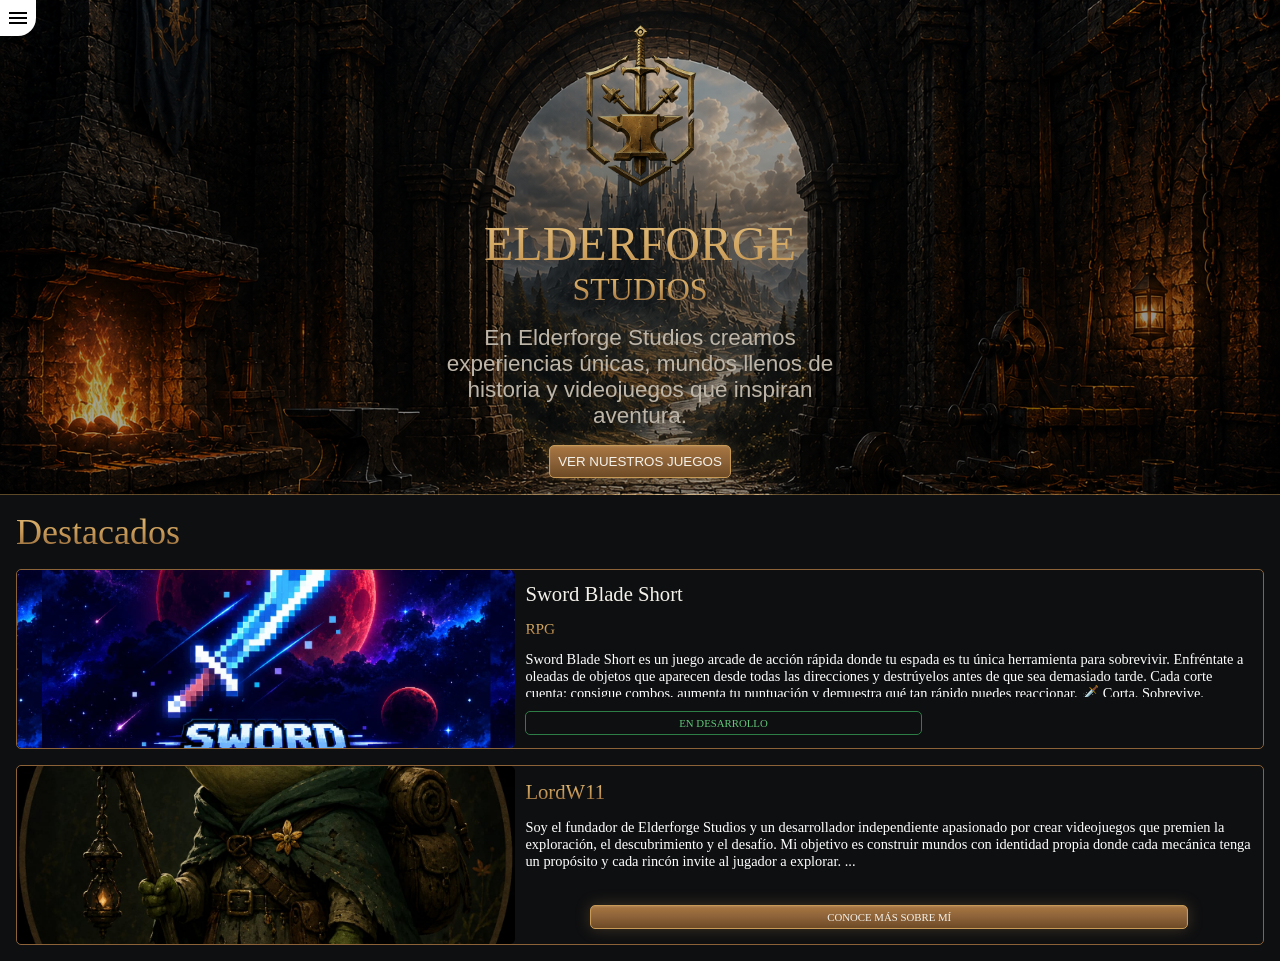
<file: index.html>
<!DOCTYPE html>
<html lang="es">
<head>
    <meta charset="UTF-8">
    <title>Elderforge Studios | Desarrollo de Videojuegos Independientes</title>
    <meta name="description" content="Elderforge Studios crea videojuegos independientes con mundos únicos, historias profundas y experiencias de aventura. Descubre nuestros proyectos y acompáñanos en la creación de nuevos mundos.">

    <meta name="keywords" content="Elderforge Studios, videojuegos indie, desarrollo de videojuegos, juegos independientes, VeilBorn, RPG, metroidvania">

    <meta name="author" content="Ray - Elderforge Studios">

    <meta name="robots" content="index, follow">

    <meta name="viewport" content="width=device-width, initial-scale=1.0">

    <meta name="theme-color" content="#1A1613">


    <!-- Open Graph -->
    <meta property="og:title" content="Elderforge Studios | Creando nuevos mundos">

    <meta property="og:description" content="Desarrollamos videojuegos con historias, exploración y experiencias únicas. Descubre nuestros proyectos.">

    <meta property="og:type" content="website">

    <meta property="og:image" content="img/ChatGPT Image 30 jun 2026, 12_30_41.png">


    <!-- Twitter -->
    <meta name="twitter:card" content="summary_large_image">


    <!-- Favicon -->
    <link rel="icon" href="img/favicon.png">


    <!-- Google Fonts -->
    <link rel="stylesheet" href="https://fonts.googleapis.com/css2?family=Material+Symbols+Outlined">


    <!-- CSS -->
    <link rel="stylesheet" href="css/menu.css">
    <link rel="stylesheet" href="css/style.css">
    <link rel="stylesheet" href="css/carts.css">

</head>


<body>

<div class="all">


    <div class="menu">
        <span class="material-symbols-outlined">menu</span>
    </div>


    <nav class="menuLateral menuLateralD">


        <div class="logo">

            <img src="img/log.jpeg"
                 alt="Logo de Elderforge Studios"
                 loading="lazy">

        </div>


        <ul>

            <a href="index.html" class="bk">
                <li>
                    <span class="material-symbols-outlined">home</span>
                    Inicio
                </li>
            </a>


            <a href="games.html">
                <li>
                    <span class="material-symbols-outlined">stadia_controller</span>
                    Mis Juegos
                </li>
            </a>


            <a href="projects.html">
                <li>
                    <span class="material-symbols-outlined">lightbulb_2</span>
                    Proyectos
                </li>
            </a>


            <a href="services.html">
                <li>
                    <span class="material-symbols-outlined">business_center</span>
                    Servicios
                </li>
            </a>


            <a href="donacione.html">
                <li>
                    <span class="material-symbols-outlined">heart_smile</span>
                    Donaciones
                </li>
            </a>


            <a href="abouthe.html">
                <li>
                    <span class="material-symbols-outlined">person</span>
                    Sobre mí (Ray)
                </li>
            </a>


            <a href="contct.html">
                <li>
                    <span class="material-symbols-outlined">mail</span>
                    Contáctanos
                </li>
            </a>


        </ul>


        <div class="botton">


            <div class="YTD">

                <a href="https://www.youtube.com/@Lord_W11Dev" target="_blank"><img src="img/yt_icon_red_digital.png"
                     alt="Canal de YouTube de Elderforge Studios"
                     loading="lazy"></a>


                <a href="https://discord.gg/gRhyaAwwf " target="_blank">
                    <img src="img/Discord-Symbol-Blurple.svg"
                     alt="Discord de Elderforge Studios"
                     loading="lazy">
                </a>

            </div>


            <div>

                <p>
                    © 2024 Elderforge Studios. Todos los derechos reservados.
                </p>

            </div>


        </div>


    </nav>



    <div class="breaker">


        <header class="portada">


            <div>

                <img src="img/forge (2).png"
                     alt="Elderforge Studios creando videojuegos"
                     loading="lazy">

            </div>


            <div class="div_h1">

                <h1>
                    ELDERFORGE<span>STUDIOS</span>
                </h1>

            </div>


            <div>

                <p>
                    En Elderforge Studios creamos experiencias únicas,
                    mundos llenos de historia y videojuegos que inspiran aventura.
                </p>

            </div>


            <div class="header__boton">

                <a href="games.html">

                    <button>
                        VER NUESTROS JUEGOS
                    </button>

                </a>

            </div>


        </header>




        <section class="presentacion">


            <h2>
                Destacados
            </h2>


            <div class="carts">


                <a href="games/swordBladeShort/swordBladeShort.html">


                    <article class="all2">


                        <div>

                        </div>


                        <div>

                            <h3>
                                Sword Blade Short
                            </h3>


                            <h4>
                                RPG
                            </h4>


                            <p>
                                Sword Blade Short es un juego arcade de acción rápida donde tu espada es tu única herramienta para sobrevivir.
Enfréntate a oleadas de objetos que aparecen desde todas las direcciones y destrúyelos antes de que sea demasiado tarde. Cada corte cuenta: consigue combos, aumenta tu puntuación y demuestra qué tan rápido puedes reaccionar.
🗡️ Corta. Sobrevive. Consigue el récord.
Características:
⚔️ Combate rápido basado en cortes.
💥 Combos y puntuaciones altas.
🌌 Estética pixel art espacial.
🗡️ Diferentes espadas para desbloquear.
🏆 Sistema de récords y progresión.
⏱️ Partidas cortas, pensadas para jugar rápidamente.
¿Hasta dónde puedes llegar antes de que la pantalla se llene?
                            </p>


                            <span>
                                EN DESARROLLO
                            </span>


                        </div>


                    </article>


                </a>




                <a href="abouthe.html">


                    <article class="all2">


                        <div>

                        </div>


                        <div>


                            <h3>
                                LordW11
                            </h3>


                            <p>
                                Soy el fundador de Elderforge Studios y un desarrollador independiente apasionado por crear videojuegos que premien la exploración, el descubrimiento y el desafío.

                                Mi objetivo es construir mundos con identidad propia donde cada mecánica tenga un propósito y cada rincón invite al jugador a explorar.
                            </p>


                            <span>
                                CONOCE MÁS SOBRE MÍ
                            </span>


                        </div>


                    </article>


                </a>




                <!--article class="all2">


                    <div>

                    </div>


                    <div>


                        <h3>
                            FORJA EL FUTURO
                        </h3>


                        <h4>
                            Apoya Elderforge Studios
                        </h4>


                        <p>
                            Tu apoyo ayuda a crear nuevos mundos, historias y videojuegos.

                            Cada contribución impulsa el arte, la música, la programación y nuevas aventuras.
                        </p>


                        <span>
                            APOYAR LA FORJA
                        </span>


                    </div>


                </article-->


            </div>


        </section>


    </div>


</div>


<script src="js/app.js"></script>


</body>
</html>
</file>
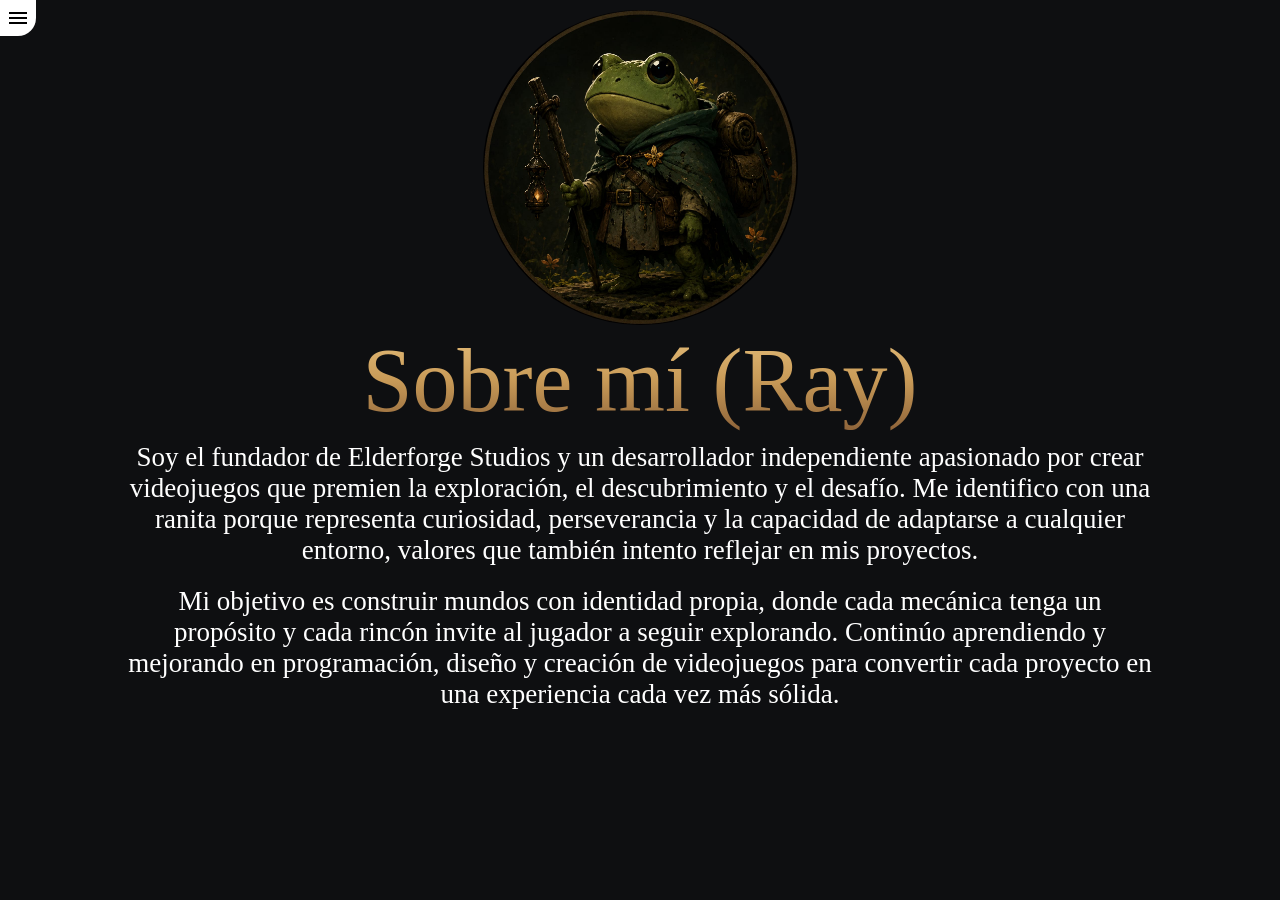
<file: abouthe.html>
<!DOCTYPE html>
<html lang="es">
<head>
    <meta charset="UTF-8">

    <!-- SEO -->
    <title>Sobre Ray | Fundador de Elderforge Studios</title>

    <meta name="description" content="Conoce a Ray, fundador de Elderforge Studios. Descubre su historia, su pasión por el desarrollo de videojuegos independientes y la visión detrás de cada proyecto.">

    <meta name="keywords" content="Ray, Elderforge Studios, desarrollador de videojuegos, desarrollador indie, creador de videojuegos, estudio independiente">

    <meta name="author" content="Ray - Elderforge Studios">

    <meta name="robots" content="index, follow">

    <meta name="viewport" content="width=device-width, initial-scale=1.0">

    <meta name="theme-color" content="#1A1613">

    <!-- Open Graph -->
    <meta property="og:title" content="Sobre Ray | Elderforge Studios">
    <meta property="og:description" content="Conoce al fundador de Elderforge Studios y la historia detrás de sus videojuegos.">
    <meta property="og:type" content="website">
    <meta property="og:image" content="img/ray.jpeg">

    <!-- Twitter -->
    <meta name="twitter:card" content="summary_large_image">

    <!-- Favicon -->
    <link rel="icon" href="img/favicon.png">

    <!-- Google Fonts -->
    <link rel="stylesheet" href="https://fonts.googleapis.com/css2?family=Material+Symbols+Outlined">

    <!-- CSS -->
    <link rel="stylesheet" href="css/structuragame.css">
    <link rel="stylesheet" href="css/menu.css">
    <link rel="stylesheet" href="css/carts.css">
</head>

<body>

<div class="all">

    <div class="menu">
        <span class="material-symbols-outlined">menu</span>
    </div>

    <nav class="menuLateral menuLateralD">

        <div class="logo">
            <img
                src="img/log.jpeg"
                alt="Logo de Elderforge Studios"
                loading="lazy">
        </div>

        <ul>
            <a href="index.html"><li><span class="material-symbols-outlined">home</span>Inicio</li></a>
            <a href="games.html"><li><span class="material-symbols-outlined">stadia_controller</span>Mis Juegos</li></a>
            <a href="projects.html"><li><span class="material-symbols-outlined">lightbulb_2</span>Proyectos</li></a>
            <a href="services.html"><li><span class="material-symbols-outlined">business_center</span>Servicios</li></a>
            <a href="donacione.html"><li><span class="material-symbols-outlined">heart_smile</span>Donaciones</li></a>
            <a href="abouthe.html" class="bk"><li><span class="material-symbols-outlined">person</span>Sobre mí (Ray)</li></a>
            <a href="contct.html"><li><span class="material-symbols-outlined">mail</span>Contáctanos</li></a>
        </ul>

        <div class="botton">
            <div class="YTD">

                <a href="https://www.youtube.com/@Lord_W11Dev" target="_blank"><img src="img/yt_icon_red_digital.png"
                     alt="Canal de YouTube de Elderforge Studios"
                     loading="lazy"></a>


                <a href="https://discord.gg/gRhyaAwwf " target="_blank">
                    <img src="img/Discord-Symbol-Blurple.svg"
                     alt="Discord de Elderforge Studios"
                     loading="lazy">
                </a>

            </div>

            <div>
                <p>© 2024 Elderforge Studios. Todos los derechos reservados.</p>
            </div>
        </div>

    </nav>

    <section class="presentacion">

        <article>

            <div>
                <img
                    src="img/ray.jpeg"
                    alt="Ray, fundador y desarrollador principal de Elderforge Studios">
            </div>

            <h1>Sobre mí (Ray)</h1>

            <p>
                Soy el fundador de Elderforge Studios y un desarrollador independiente apasionado por crear videojuegos que premien la exploración, el descubrimiento y el desafío. Me identifico con una ranita porque representa curiosidad, perseverancia y la capacidad de adaptarse a cualquier entorno, valores que también intento reflejar en mis proyectos.
            </p>

            <p>
                Mi objetivo es construir mundos con identidad propia, donde cada mecánica tenga un propósito y cada rincón invite al jugador a seguir explorando. Continúo aprendiendo y mejorando en programación, diseño y creación de videojuegos para convertir cada proyecto en una experiencia cada vez más sólida.
            </p>

        </article>

    </section>

</div>

<script src="js/app.js"></script>

</body>
</html>
</file>
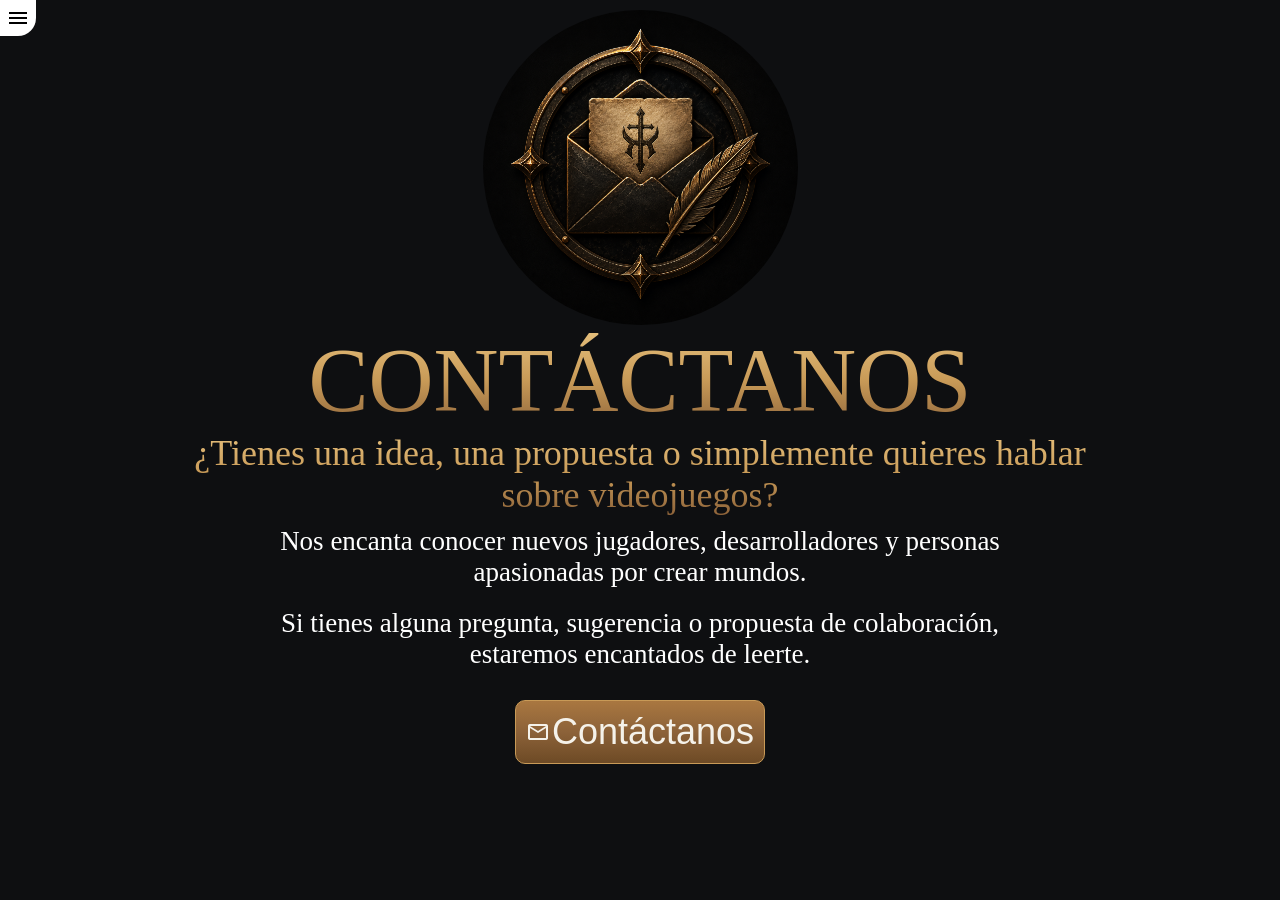
<file: contct.html>
<!DOCTYPE html>
<html lang="es">
<head>
    
    <meta charset="UTF-8">
    <!-- Favicon -->
    <link rel="icon" href="img/favicon.png">

    <!-- SEO -->
    <title>Contacto | Elderforge Studios</title>

    <meta name="description" content="Ponte en contacto con Elderforge Studios. Envíanos tus preguntas, propuestas, colaboraciones o comentarios sobre nuestros videojuegos y proyectos.">

    <meta name="keywords" content="contacto Elderforge Studios, contacto Ray, videojuegos indie, soporte, colaboración, desarrollador de videojuegos">

    <meta name="author" content="Ray - Elderforge Studios">

    <meta name="robots" content="index, follow">

    <meta name="viewport" content="width=device-width, initial-scale=1.0">

    <meta name="theme-color" content="#1A1613">

    <!-- Open Graph -->
    <meta property="og:title" content="Contacto | Elderforge Studios">
    <meta property="og:description" content="¿Tienes una idea, una propuesta o una pregunta? Ponte en contacto con Elderforge Studios.">
    <meta property="og:type" content="website">
    <meta property="og:image" content="img/mail.png">

    <!-- Twitter -->
    <meta name="twitter:card" content="summary_large_image">

    

    <!-- Google Fonts -->
    <link rel="stylesheet" href="https://fonts.googleapis.com/css2?family=Material+Symbols+Outlined">

    <!-- CSS -->
    <link rel="stylesheet" href="css/structuragame.css">
    <link rel="stylesheet" href="css/menu.css">
    <link rel="stylesheet" href="css/donacione.css">
</head>

<body>

<div class="all">

    <div class="menu">
        <span class="material-symbols-outlined">menu</span>
    </div>

    <nav class="menuLateral menuLateralD">

        <div class="logo">
            <img src="img/log.jpeg"
                 alt="Logo de Elderforge Studios"
                 loading="lazy">
        </div>

        <ul>
            <a href="index.html"><li><span class="material-symbols-outlined">home</span>Inicio</li></a>
            <a href="games.html"><li><span class="material-symbols-outlined">stadia_controller</span>Mis Juegos</li></a>
            <a href="projects.html"><li><span class="material-symbols-outlined">lightbulb_2</span>Proyectos</li></a>
            <a href="services.html"><li><span class="material-symbols-outlined">business_center</span>Servicios</li></a>
            <a href="donacione.html"><li><span class="material-symbols-outlined">heart_smile</span>Donaciones</li></a>
            <a href="abouthe.html"><li><span class="material-symbols-outlined">person</span>Sobre mí (Ray)</li></a>
            <a href="contct.html" class="bk"><li><span class="material-symbols-outlined">mail</span>Contáctanos</li></a>
        </ul>

        <div class="botton">

            <div class="YTD">

                <a href="https://www.youtube.com/@Lord_W11Dev" target="_blank"><img src="img/yt_icon_red_digital.png"
                     alt="Canal de YouTube de Elderforge Studios"
                     loading="lazy"></a>


                <a href="https://discord.gg/gRhyaAwwf " target="_blank">
                    <img src="img/Discord-Symbol-Blurple.svg"
                     alt="Discord de Elderforge Studios"
                     loading="lazy">
                </a>

            </div>

            <div>
                <p>© 2024 Elderforge Studios. Todos los derechos reservados.</p>
            </div>

        </div>

    </nav>

    <section class="presentacion">

        <article>

            <div>
                <img src="img/mail.png"
                     alt="Contacto con Elderforge Studios">
            </div>

            <h1>CONTÁCTANOS</h1>

            <h2>¿Tienes una idea, una propuesta o simplemente quieres hablar sobre videojuegos?</h2>

            <p>
                Nos encanta conocer nuevos jugadores, desarrolladores y personas apasionadas por crear mundos.
            </p>

            <p>
                Si tienes alguna pregunta, sugerencia o propuesta de colaboración, estaremos encantados de leerte.
            </p>

            <a href="mailto:elderforge0@gmail.com?subject=Contacto%20con%20Elderforge%20Studios">
                <button>
                    <span class="material-symbols-outlined">mail</span>
                    Contáctanos
                </button>
            </a>

        </article>

    </section>

</div>

<script src="js/app.js"></script>

</body>
</html>
</file>
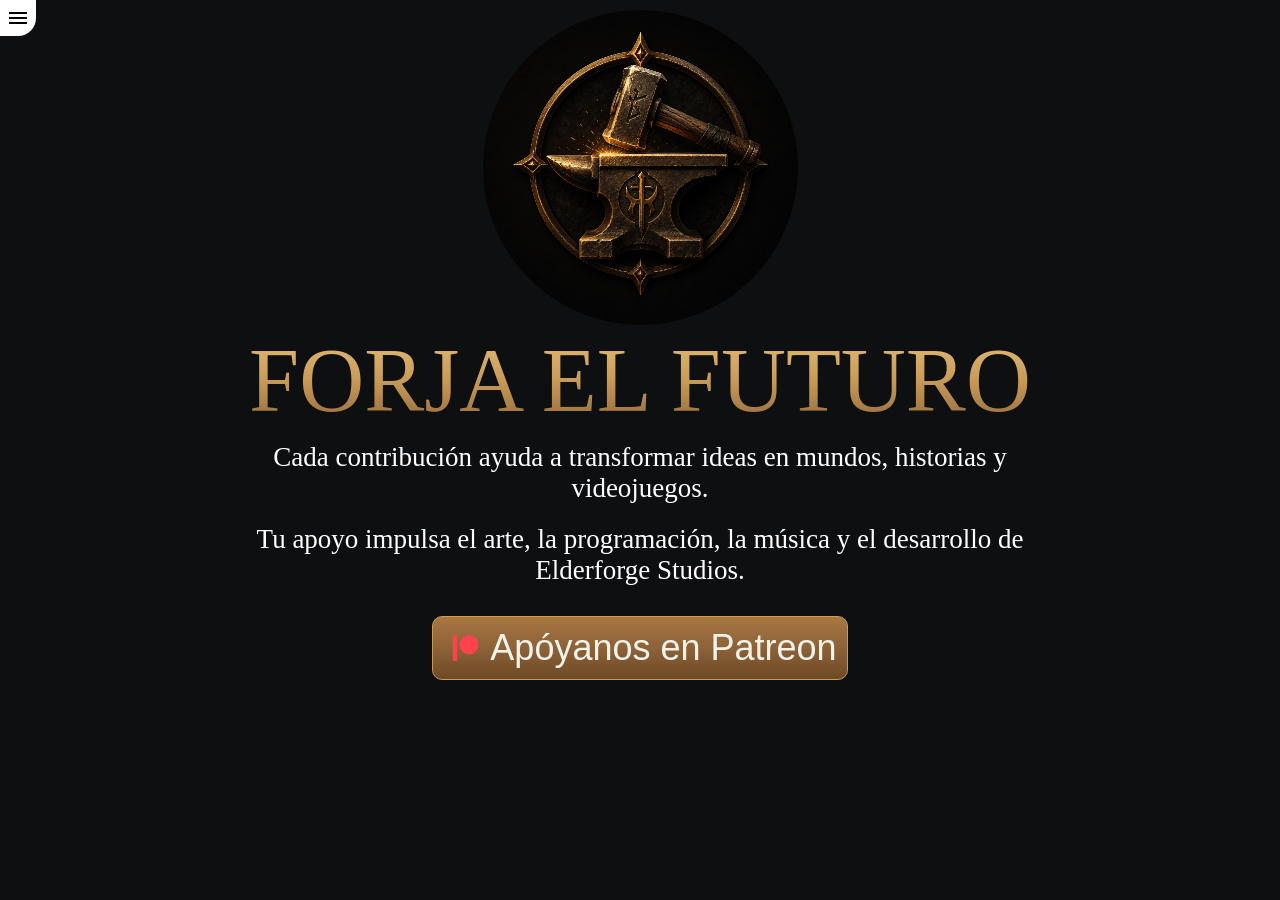
<file: donacione.html>
<!DOCTYPE html>
<html lang="es">
<head>
    <meta charset="UTF-8">

    <!-- SEO -->
    <title>Donaciones | Elderforge Studios - Apoya el desarrollo de videojuegos</title>

    <meta name="description" content="Apoya a Elderforge Studios y contribuye al desarrollo de videojuegos independientes. Cada donación ayuda a crear nuevas aventuras, arte, música y experiencias únicas.">

    <meta name="keywords" content="Elderforge Studios, videojuegos indie, donaciones, Patreon, videojuegos, desarrollo de juegos">

    <meta name="author" content="Ray - Elderforge Studios">

    <meta name="robots" content="index, follow">

    <meta name="viewport" content="width=device-width, initial-scale=1.0">

    <meta name="theme-color" content="#1A1613">

    <!-- Open Graph -->
    <meta property="og:title" content="Donaciones | Elderforge Studios">
    <meta property="og:description" content="Ayuda a hacer realidad nuevos videojuegos apoyando a Elderforge Studios.">
    <meta property="og:type" content="website">
    <meta property="og:image" content="img/forge.png">

    <!-- Twitter -->
    <meta name="twitter:card" content="summary_large_image">

    <!-- Favicon -->
    <link rel="icon" href="img/favicon.png">

    <!-- Google Fonts -->
    <link rel="stylesheet" href="https://fonts.googleapis.com/css2?family=Material+Symbols+Outlined" />

    <!-- CSS -->
    <link rel="stylesheet" href="css/structuragame.css">
    <link rel="stylesheet" href="css/menu.css">
    <link rel="stylesheet" href="css/carts.css">
    <link rel="stylesheet" href="css/donacione.css">
</head>

<body>

<div class="all">

    <div class="menu">
        <span class="material-symbols-outlined">menu</span>
    </div>

    <nav class="menuLateral menuLateralD">

        <div class="logo">
            <img
                src="img/log.jpeg"
                alt="Logo de Elderforge Studios"
                loading="lazy">
        </div>

        <ul>
            <a href="index.html"><li><span class="material-symbols-outlined">home</span>Inicio</li></a>
            <a href="games.html"><li><span class="material-symbols-outlined">stadia_controller</span>Mis Juegos</li></a>
            <a href="projects.html"><li><span class="material-symbols-outlined">lightbulb_2</span>Proyectos</li></a>
            <a href="services.html"><li><span class="material-symbols-outlined">business_center</span>Servicios</li></a>
            <a href="donacione.html" class="bk"><li><span class="material-symbols-outlined">heart_smile</span>Donaciones</li></a>
            <a href="abouthe.html"><li><span class="material-symbols-outlined">person</span>Sobre mi (Ray)</li></a>
            <a href="contct.html"><li><span class="material-symbols-outlined">mail</span>Contáctanos</li></a>
        </ul>

        <div class="botton">

            <div class="YTD">

                <a href="https://www.youtube.com/@Lord_W11Dev" target="_blank"><img src="img/yt_icon_red_digital.png"
                     alt="Canal de YouTube de Elderforge Studios"
                     loading="lazy"></a>


                <a href="https://discord.gg/gRhyaAwwf " target="_blank">
                    <img src="img/Discord-Symbol-Blurple.svg"
                     alt="Discord de Elderforge Studios"
                     loading="lazy">
                </a>

            </div>

            <div>
                <p>© 2024 Elderforge Studios. Todos los derechos reservados.</p>
            </div>

        </div>

    </nav>

    <section class="presentacion">

        <article>

            <div>
                <img
                    src="img/forge.png"
                    alt="Forja representando el desarrollo de videojuegos en Elderforge Studios">
            </div>

            <h1>FORJA EL FUTURO</h1>

            <p>
                Cada contribución ayuda a transformar ideas
                en mundos, historias y videojuegos.
            </p>

            <p>
                Tu apoyo impulsa el arte, la programación,
                la música y el desarrollo de Elderforge Studios.
            </p>

            <a href="index.html">
                <button>
                    <img src="img/Patreon-Emblem.png" alt="Logo de Patreon">
                    Apóyanos en Patreon
                </button>
            </a>

        </article>

    </section>

</div>

<script src="js/app.js"></script>

</body>
</html>
</file>
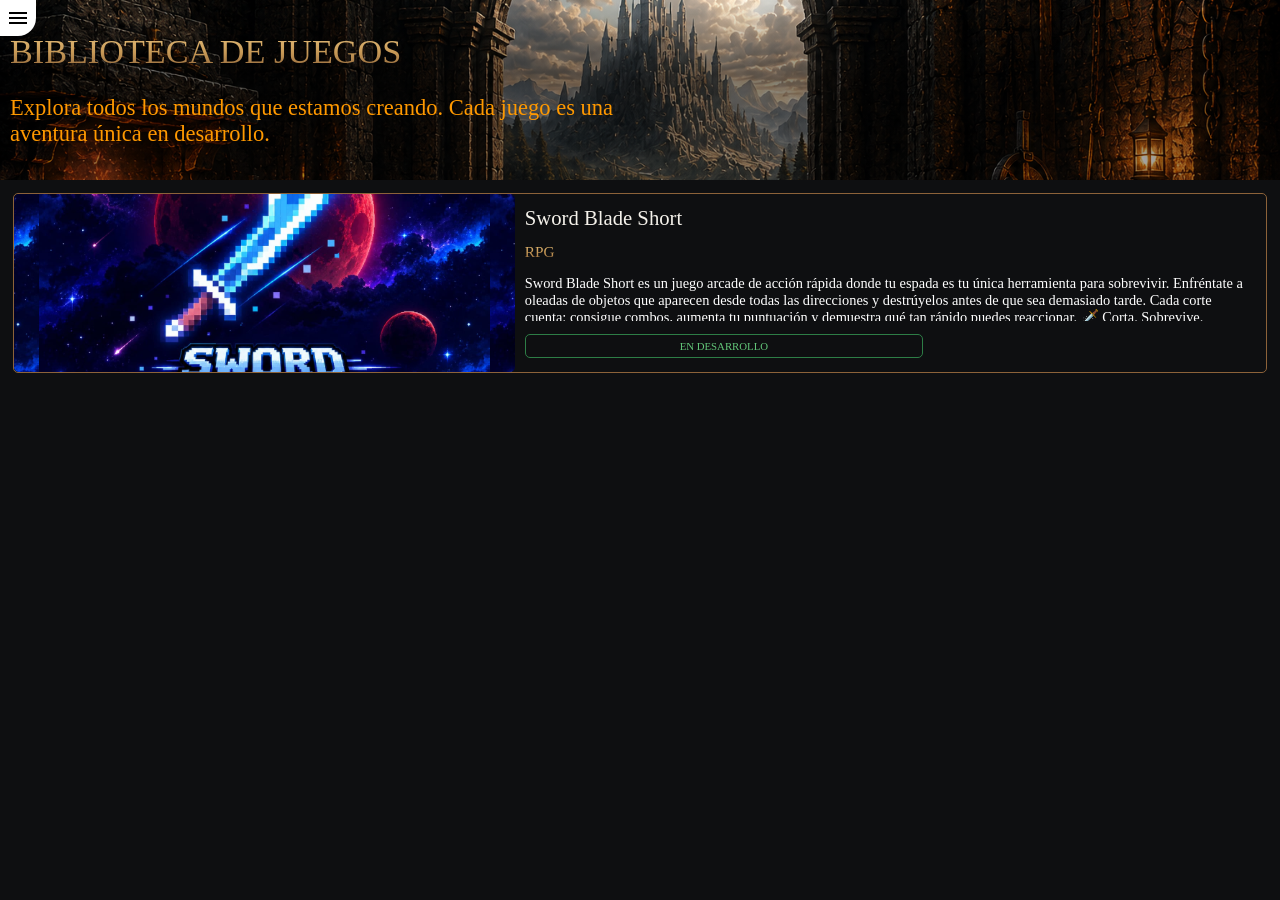
<file: games.html>
<!DOCTYPE html>
<html lang="es">
<head>
    <meta charset="UTF-8">

    <title>Videojuegos | Elderforge Studios - Biblioteca de Juegos</title>

    <meta name="description" content="Explora la biblioteca de juegos de Elderforge Studios. Descubre nuestros videojuegos independientes en desarrollo, sus mundos, historias y experiencias únicas.">

    <meta name="keywords" content="Elderforge Studios, videojuegos indie, juegos independientes, VeilBorn, RPG, metroidvania, videojuegos en desarrollo">

    <meta name="author" content="Ray - Elderforge Studios">

    <meta name="robots" content="index, follow">

    <meta name="viewport" content="width=device-width, initial-scale=1.0">

    <meta name="theme-color" content="#1A1613">


    <!-- Open Graph -->
    <meta property="og:title" content="Biblioteca de Juegos | Elderforge Studios">

    <meta property="og:description" content="Conoce los videojuegos que estamos creando y descubre nuevos mundos llenos de aventuras.">

    <meta property="og:type" content="website">

    <meta property="og:image" content="img/forge.png">


    <!-- Twitter -->
    <meta name="twitter:card" content="summary_large_image">


    <!-- Favicon -->
    <link rel="icon" href="img/favicon.png">


    <!-- Google Fonts -->
    <link rel="stylesheet" href="https://fonts.googleapis.com/css2?family=Material+Symbols+Outlined">


    <!-- CSS -->
    <link rel="stylesheet" href="css/menu.css">
    <link rel="stylesheet" href="css/games.css">
    <link rel="stylesheet" href="css/carts.css">

</head>

<body>

<div class="all">

    <div class="menu">
        <span class="material-symbols-outlined">menu</span>
    </div>


    <nav class="menuLateral menuLateralD">

        <div class="logo">
            <img src="img/log.jpeg"
                 alt="Logo de Elderforge Studios"
                 loading="lazy">
        </div>


        <ul>

            <a href="index.html">
                <li>
                    <span class="material-symbols-outlined">home</span>
                    Inicio
                </li>
            </a>


            <a href="games.html" class="bk">
                <li>
                    <span class="material-symbols-outlined">stadia_controller</span>
                    Mis Juegos
                </li>
            </a>


            <a href="projects.html">
                <li>
                    <span class="material-symbols-outlined">lightbulb_2</span>
                    Proyectos
                </li>
            </a>


            <a href="services.html">
                <li>
                    <span class="material-symbols-outlined">business_center</span>
                    Servicios
                </li>
            </a>


            <a href="donacione.html">
                <li>
                    <span class="material-symbols-outlined">heart_smile</span>
                    Donaciones
                </li>
            </a>


            <a href="abouthe.html">
                <li>
                    <span class="material-symbols-outlined">person</span>
                    Sobre mí (Ray)
                </li>
            </a>


            <a href="contct.html">
                <li>
                    <span class="material-symbols-outlined">mail</span>
                    Contáctanos
                </li>
            </a>


        </ul>


        <div class="botton">

            <div class="YTD">

                <a href="https://www.youtube.com/@Lord_W11Dev" target="_blank"><img src="img/yt_icon_red_digital.png"
                     alt="Canal de YouTube de Elderforge Studios"
                     loading="lazy"></a>


                <a href="https://discord.gg/gRhyaAwwf " target="_blank">
                    <img src="img/Discord-Symbol-Blurple.svg"
                     alt="Discord de Elderforge Studios"
                     loading="lazy">
                </a>

            </div>


            <div>

                <p>
                    © 2024 Elderforge Studios. Todos los derechos reservados.
                </p>

            </div>


        </div>


    </nav>



    <div class="breaker">


        <header class="portada">

            <h1>BIBLIOTECA DE JUEGOS</h1>

            <p>
                Explora todos los mundos que estamos creando.
                Cada juego es una aventura única en desarrollo.
            </p>

        </header>



        <section class="presentacion">


            <div class="carts">


                <a href="games/swordBladeShort/swordBladeShort.html">


                    <article class="all2">


                        <div>

                        </div>



                        <div>


                            <h3>Sword Blade Short</h3>


                            <h4>RPG</h4>


                            <p>
                                Sword Blade Short es un juego arcade de acción rápida donde tu espada es tu única herramienta para sobrevivir.
                                Enfréntate a oleadas de objetos que aparecen desde todas las direcciones y destrúyelos antes de que sea demasiado tarde. Cada corte cuenta: consigue combos, aumenta tu puntuación y demuestra qué tan rápido puedes reaccionar.
                                🗡️ Corta. Sobrevive. Consigue el récord.
                                Características:
                                ⚔️ Combate rápido basado en cortes.
                                💥 Combos y puntuaciones altas.
                                🌌 Estética pixel art espacial.
                                🗡️ Diferentes espadas para desbloquear.
                                🏆 Sistema de récords y progresión.
                                ⏱️ Partidas cortas, pensadas para jugar rápidamente.
                                ¿Hasta dónde puedes llegar antes de que la pantalla se llene?
                            </p>


                            <span>
                                EN DESARROLLO
                            </span>


                        </div>


                    </article>


                </a>


            </div>


        </section>


    </div>


</div>


<script src="js/app.js"></script>

</body>
</html>
</file>
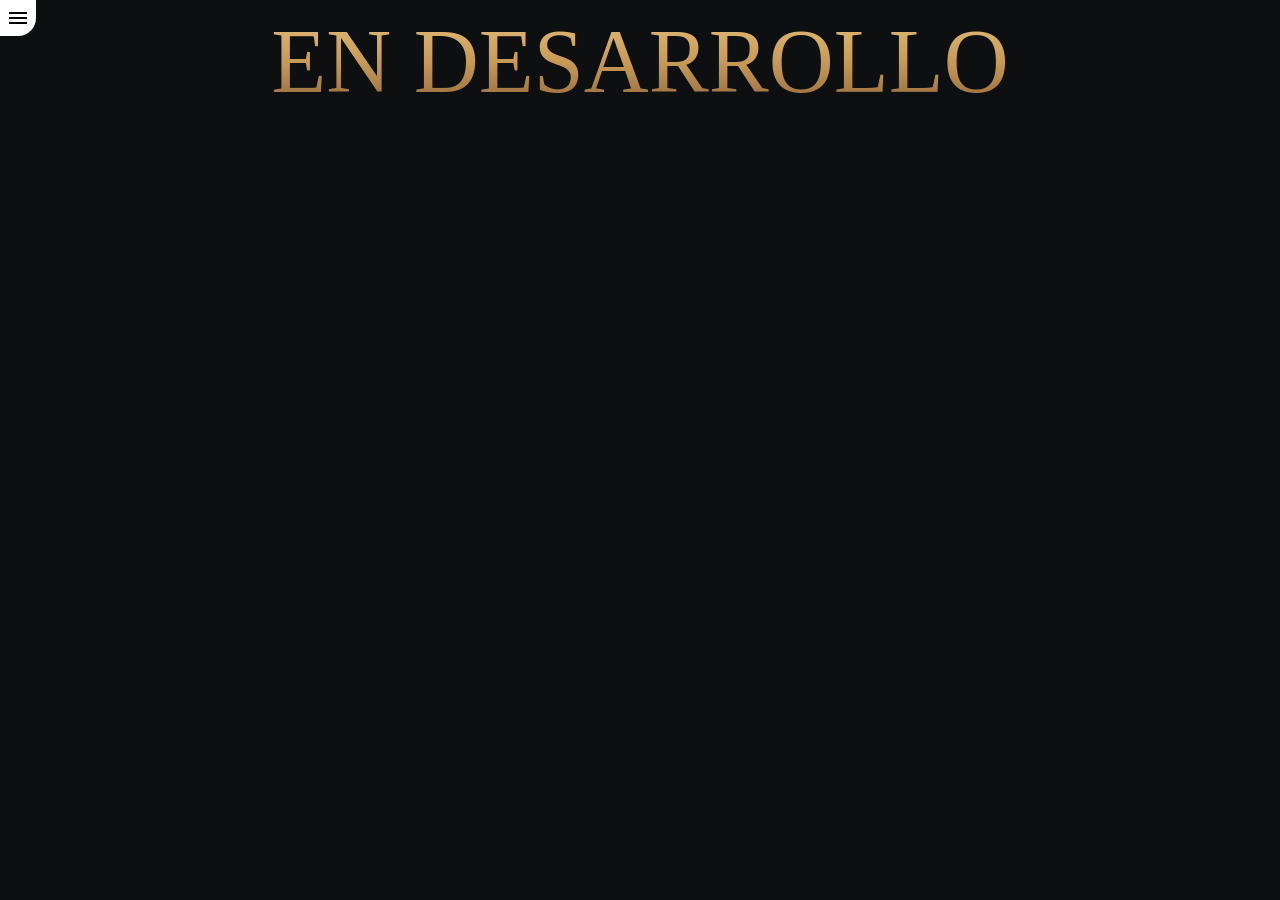
<file: projects.html>
<!DOCTYPE html>
<html lang="en">
<head>
    <meta charset="UTF-8">
    <link rel="stylesheet" href="https://fonts.googleapis.com/css2?family=Material+Symbols+Outlined" />
    <link rel="icon" href="img/favicon.png">
    
    <link rel="stylesheet" href="css/structuragame.css">
    <link rel="stylesheet" href="css/menu.css">
    <link rel="stylesheet" href="css/sevices.css">
    <link rel="stylesheet" href="css/carts.css">
    <meta name="viewport" content="width=device-width, initial-scale=1.0">
    <title>Document</title>
</head>
<body>
    <div class="all">
        <div class="menu">
            <span class="material-symbols-outlined">menu</span>
        </div>
        <nav class="menuLateral menuLateralD">
            <div class="logo">
                <img src="img/log.jpeg" alt="">
            </div>
            <ul>
                <a href="index.html" ><li><span class="material-symbols-outlined">home</span>Inicio</li></a>
                <a href="games.html"><li><span class="material-symbols-outlined">stadia_controller</span>Mis Juegos</li></a>
                <a href="projects.html" class="bk"><li><span class="material-symbols-outlined">lightbulb_2</span>Proyectos</li></a>
                <a href="services.html"><li><span class="material-symbols-outlined">business_center</span>Servicios</li></a>
                <a href="donacione.html"><li><span class="material-symbols-outlined">heart_smile</span>Donaciones</li></a>
                <a href="abouthe.html"><li><span class="material-symbols-outlined">person</span>Sobre mi (Ray)</li></a>
                <a href="contct.html"><li><span class="material-symbols-outlined">mail</span>Contactanos</li></a>
            </ul>
            <div class="botton">
                <div class="YTD">

                <a href="https://www.youtube.com/@Lord_W11Dev" target="_blank"><img src="img/yt_icon_red_digital.png"
                     alt="Canal de YouTube de Elderforge Studios"
                     loading="lazy"></a>


                <a href="https://discord.gg/gRhyaAwwf " target="_blank">
                    <img src="img/Discord-Symbol-Blurple.svg"
                     alt="Discord de Elderforge Studios"
                     loading="lazy">
                </a>

            </div>
                <div>
                    <p>© 2024 Elderforge Studios Todos los derechos reservados.</p>
                </div>
            </div>
        </nav>
           <section class="presentacion">
                
                <article>
                    <h1>EN DESARROLLO</h1>
                    
                        
                </article>
            </section>
        
    </div>
    <script src="js/app.js"></script>
</body>
</html>
</file>
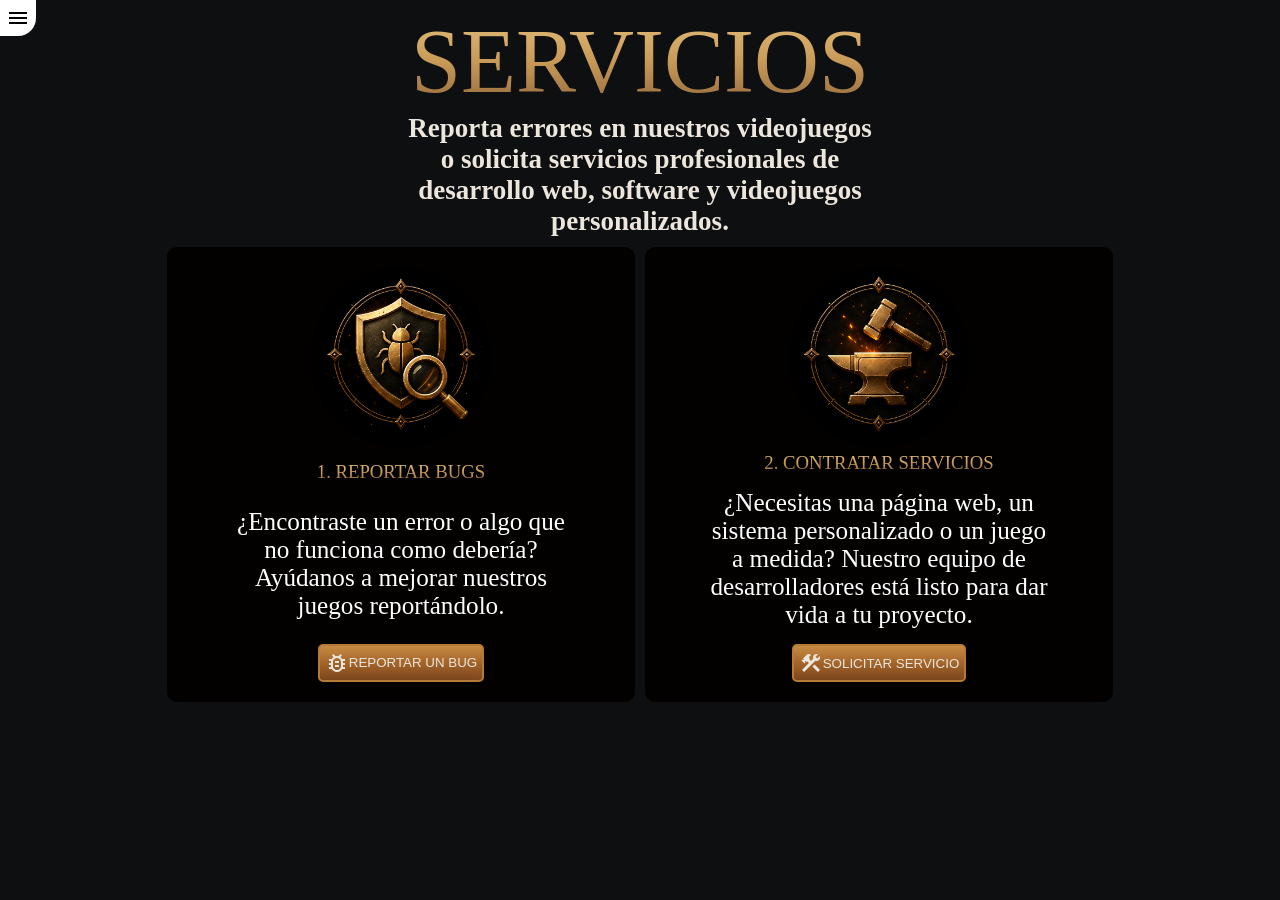
<file: services.html>
<!DOCTYPE html>
<html lang="es">
<head>
    <meta charset="UTF-8">
    <link rel="icon" href="img/favicon.png">

    <title>Servicios | Elderforge Studios - Desarrollo web y videojuegos</title>

    <meta name="description" content="Descubre los servicios de Elderforge Studios. Reporta errores en nuestros videojuegos o solicita el desarrollo de páginas web, sistemas personalizados y videojuegos.">

    <meta name="keywords" content="Elderforge Studios, servicios, desarrollo web, desarrollo de videojuegos, reportar bugs, programación, software personalizado">

    <meta name="author" content="Ray - Elderforge Studios">

    <meta name="robots" content="index, follow">

    <meta name="viewport" content="width=device-width, initial-scale=1.0">

    <meta name="theme-color" content="#1A1613">

    <meta property="og:title" content="Servicios | Elderforge Studios">
    <meta property="og:description" content="Reporta bugs o contrata nuestros servicios de desarrollo web y videojuegos.">
    <meta property="og:type" content="website">
    <meta property="og:image" content="img/yunke.png">

    <meta name="twitter:card" content="summary_large_image">


    <link rel="stylesheet" href="https://fonts.googleapis.com/css2?family=Material+Symbols+Outlined">

    <link rel="stylesheet" href="css/structuragame.css">
    <link rel="stylesheet" href="css/menu.css">
    <link rel="stylesheet" href="css/sevices.css">
    <link rel="stylesheet" href="css/carts.css">
</head>

<body>

<div class="all">

    <div class="menu">
        <span class="material-symbols-outlined">menu</span>
    </div>

    <nav class="menuLateral menuLateralD">

        <div class="logo">
            <img src="img/log.jpeg"
                 alt="Logo de Elderforge Studios"
                 loading="lazy">
        </div>

        <ul>
            <a href="index.html">
                <li><span class="material-symbols-outlined">home</span>Inicio</li>
            </a>

            <a href="games.html">
                <li><span class="material-symbols-outlined">stadia_controller</span>Mis Juegos</li>
            </a>

            <a href="projects.html">
                <li><span class="material-symbols-outlined">lightbulb_2</span>Proyectos</li>
            </a>

            <a href="services.html" class="bk">
                <li><span class="material-symbols-outlined">business_center</span>Servicios</li>
            </a>

            <a href="donacione.html">
                <li><span class="material-symbols-outlined">heart_smile</span>Donaciones</li>
            </a>

            <a href="abouthe.html">
                <li><span class="material-symbols-outlined">person</span>Sobre mí (Ray)</li>
            </a>

            <a href="contct.html">
                <li><span class="material-symbols-outlined">mail</span>Contáctanos</li>
            </a>
        </ul>

        <div class="botton">

            <div class="YTD">

                <a href="https://www.youtube.com/@Lord_W11Dev" target="_blank"><img src="img/yt_icon_red_digital.png"
                     alt="Canal de YouTube de Elderforge Studios"
                     loading="lazy"></a>


                <a href="https://discord.gg/gRhyaAwwf " target="_blank">
                    <img src="img/Discord-Symbol-Blurple.svg"
                     alt="Discord de Elderforge Studios"
                     loading="lazy">
                </a>

            </div>

            <div>
                <p>© 2024 Elderforge Studios. Todos los derechos reservados.</p>
            </div>

        </div>

    </nav>


    <section class="presentacion">

        <article>

            <h1>SERVICIOS</h1>

            <h2>
                Reporta errores en nuestros videojuegos o solicita servicios profesionales de desarrollo web, software y videojuegos personalizados.
            </h2>

            <div class="divs">

                <div class="go">

                    <div>
                        <img src="img/bug.png"
                             alt="Reportar errores o bugs en videojuegos"
                             loading="lazy">
                    </div>

                    <h3 class="sub">1. REPORTAR BUGS</h3>

                    <p>
                        ¿Encontraste un error o algo que no funciona como debería?
                        Ayúdanos a mejorar nuestros juegos reportándolo.
                    </p>

                    <a href="mailto:elderforge0@gmail.com?subject=Reporte%20de%20Bug">

                        <button>
                            <span class="material-symbols-outlined">
                                bug_report
                            </span>
                            REPORTAR UN BUG
                        </button>

                    </a>

                </div>


                <div class="go">

                    <div>
                        <img src="img/yunke.png"
                             alt="Servicios de desarrollo de Elderforge Studios"
                             loading="lazy">
                    </div>

                    <h3 class="sub">2. CONTRATAR SERVICIOS</h3>

                    <p id="op">
                        ¿Necesitas una página web, un sistema personalizado o un juego a medida?
                        Nuestro equipo de desarrolladores está listo para dar vida a tu proyecto.
                    </p>

                    <a href="mailto:elderforge0@gmail.com?subject=Solicitud%20de%20Servicio">

                        <button>

                            <span class="material-symbols-outlined">
                                construction
                            </span>

                            SOLICITAR SERVICIO

                        </button>

                    </a>

                </div>

            </div>

        </article>

    </section>

</div>


<script src="js/app.js"></script>

</body>
</html>
</file>
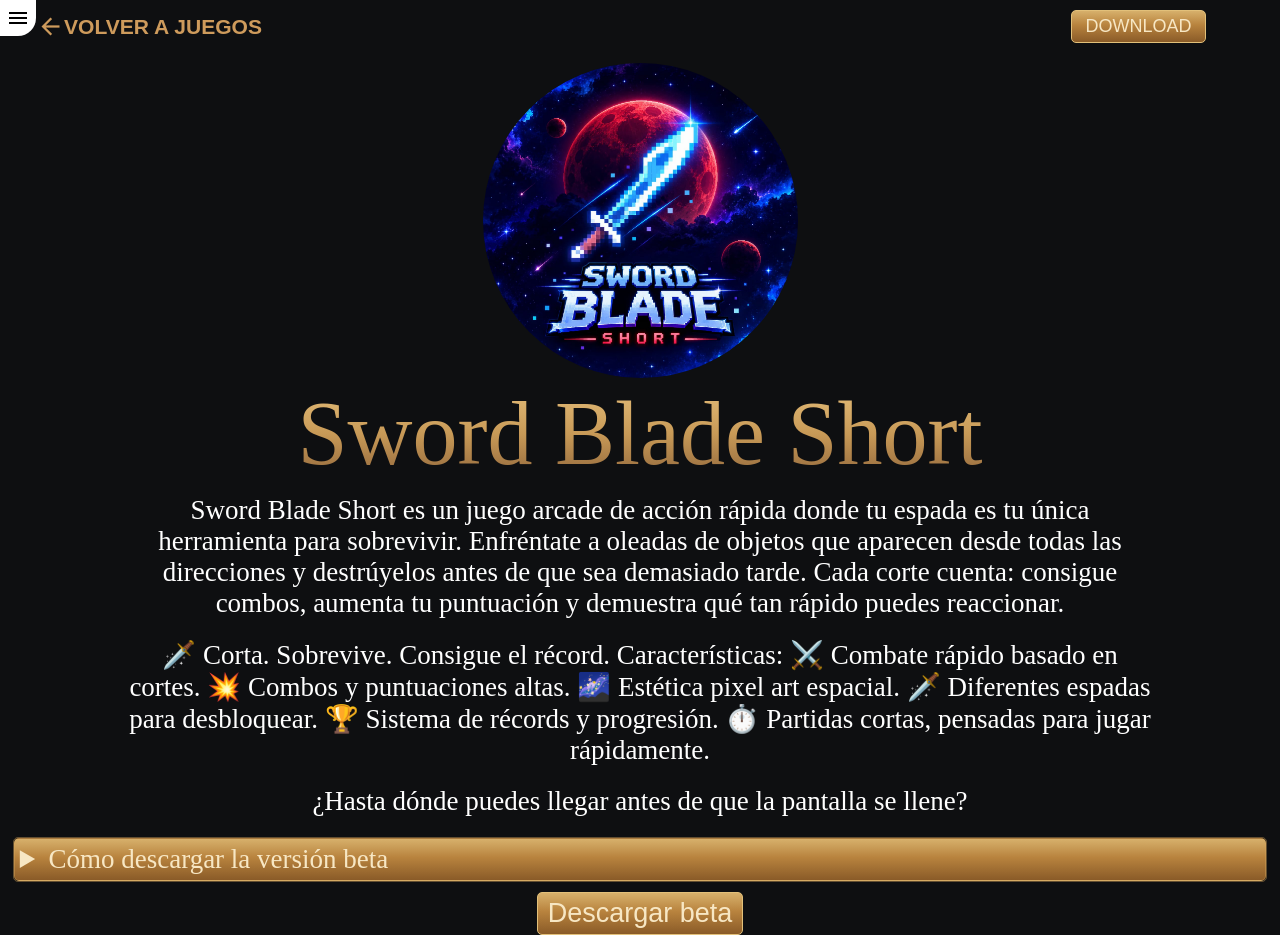
<file: games/swordBladeShort/swordBladeShort.html>
<!DOCTYPE html>
<html lang="en">
<head>
    <meta charset="UTF-8">
    <link rel="stylesheet" href="https://fonts.googleapis.com/css2?family=Material+Symbols+Outlined" />
    
    

    <link rel="stylesheet" href="../../css/swordBladeShort.css">
    <link rel="stylesheet" href="../../css/structuragame.css">
    <link rel="stylesheet" href="../../css/menu.css">
    <meta name="viewport" content="width=device-width, initial-scale=1.0">
    <title>Document</title>
</head>
<body>
    <div class="all">
        <div class="menu">
            <span class="material-symbols-outlined">menu</span>
        </div>
        <nav class="menuLateral menuLateralD">
            <div class="logo">
                <img src="../../img/log.jpeg" alt="">
            </div>
            <ul>
                <a href="../../index.html"><li><span class="material-symbols-outlined">home</span>Inicio</li></a>
                <a href="../../games.html"><li><span class="material-symbols-outlined">stadia_controller</span>Mis Juegos</li></a>
                <a href="../../projects.html"><li><span class="material-symbols-outlined">lightbulb_2</span>Proyectos</li></a>
                <a href="../../services.html"><li><span class="material-symbols-outlined">business_center</span>Servicios</li></a>
                <!--a href="../../donacione.html"><li><span class="material-symbols-outlined">heart_smile</span>Donaciones</li></a-->
                <a href="../../abouthe.html"><li><span class="material-symbols-outlined">person</span>Sobre mi (Ray)</li></a>
                <a href="../../contct.html"><li><span class="material-symbols-outlined">mail</span>Contactanos</li></a>
                
            </ul>
            <div class="botton">
                <div class="YTD">

                <a href="https://www.youtube.com/@Lord_W11Dev" target="_blank"><img src="../../img/yt_icon_red_digital.png"
                     alt="Canal de YouTube de Elderforge Studios"
                     loading="lazy"></a>


                <a href="https://discord.gg/gRhyaAwwf " target="_blank">
                    <img src="../../img/Discord-Symbol-Blurple.svg"
                     alt="Discord de Elderforge Studios"
                     loading="lazy">
                </a>

            </div>
                <div>
                    <p>© 2024 Elderforge Studios Todos los derechos reservados.</p>
                </div>
            </div>
        </nav>
           <section class="presentacion">
                <div class="m">
                    <a href="../../games.html"><span id="flecha" class="material-symbols-outlined">arrow_back</span>
                    <h3>VOLVER A JUEGOS</h3></a>
                    <a href="#dowland" class="dowland">DOWNLOAD</a>
                </div>
                <article>
                    <div>
                        <img src="../../img/game.jpeg" alt="">
                    </div>
                    <h1>Sword Blade Short</h1>
                    <p>Sword Blade Short es un juego arcade de acción rápida donde tu espada es tu única herramienta para sobrevivir.
Enfréntate a oleadas de objetos que aparecen desde todas las direcciones y destrúyelos antes de que sea demasiado tarde. Cada corte cuenta: consigue combos, aumenta tu puntuación y demuestra qué tan rápido puedes reaccionar.</p>
                    <p>🗡️ Corta. Sobrevive. Consigue el récord.
Características:
⚔️ Combate rápido basado en cortes.
💥 Combos y puntuaciones altas.
🌌 Estética pixel art espacial.
🗡️ Diferentes espadas para desbloquear.
🏆 Sistema de récords y progresión.
⏱️ Partidas cortas, pensadas para jugar rápidamente.</p>
                    <p>¿Hasta dónde puedes llegar antes de que la pantalla se llene?</p>
                    <!--div>
                        <video width= loop preload muted controls autoplay src="video/.mp4"></video>
                    </div-->
                    <details class="detalistt" >
                        <summary>Cómo descargar la versión beta</summary>
                        <ol>
                            <li>Presiona el botón de descarga para comenzar. <img src="guia/step.1.png" alt="Paso 1 para descargar Sword Blade Short" loading="lazy"> </li>

                            <li> <span>Puedes apoyarnos realizando una donación</span> o continuar directamente con la descarga seleccionando el enlace indicado. 
                            
                            <img src="guia/step2.png"
                                alt="Paso 2 para descargar Sword Blade Short"
                                loading="lazy">
                            
                            </li>

                            <li>Presiona nuevamente el botón de descarga para iniciar la descarga del archivo. 
                            
                            <img src="guia/step3.png"
                                alt="Paso 3 para iniciar la descarga de Sword Blade Short"
                                loading="lazy">
                            
                            </li>

                            <li>Una vez finalizada la descarga, localiza el archivo en la carpeta donde se guardan tus descargas.
                            
                            <img src="guia/step4.png"
                                alt="Paso 4 para localizar el archivo descargado"
                                loading="lazy">
                            
                            </li>

                            <li>Descomprime el archivo descargado utilizando cualquier programa compatible con archivos comprimidos. 
                            
                            <img src="guia/step5.png"
                                alt="Paso 5 para descomprimir Sword Blade Short"
                                loading="lazy">
                            
                            </li>

                            <li>Una vez descomprimido el archivo, abre la aplicación <strong>Sword Blade Short.exe</strong> para iniciar el juego. 
                            
                            <img src="guia/step6.png"
                                alt="Paso 6 para iniciar Sword Blade Short"
                                loading="lazy">
                            
                            </li>
                        </ol>
                    </details>
                    <button id="dowland" class="dowland"><a href="https://lordw11.itch.io/sword-blade-short" target="_blank">Descargar beta</a></button>
                    
                </article>
            </section>
        
    </div>
    <script src="../../js/app.js"></script>
</body>
</html>
</file>
<file: css/menu.css>
* {
    margin: 0;
    padding: 0;
    box-sizing: border-box;
}

.bk {
    background: linear-gradient(
        to right,
        #ff9a0253 0%,
        #ff99005f 45%,
        #ff990029 75%,
        #ff990011 100%
        
    );
    border-left: solid 4px #ff9900;

}


body {
    position: relative;
    background-color: #0e0f11;
}

.menuLateral {
    height: 100dvh;
    position: sticky;
}

.portada {
    width: 100dvw;
    height: 55dvh;
}

.all {
    display: flex;
    position: relative;
}

/* menu */
.menuLateral {
    display: flex;
    flex-direction: column;
    justify-content: space-evenly;
    background-color: #0A111A;
    border-right: 1px #d4a35a6f solid;
    width: clamp(20dvw, 40dvh, 50dvw);
    top: 0;
    z-index: 10000;
} 

.menu {
    width: 4dvh;
    height: 4dvh;
    position: fixed;
    top: 0;
    color: #000;
    z-index: 100001;
    cursor: pointer;
    user-select: none;
    background-color: #fff;
    border-radius: 0 0 50%;
    display: none;
}

.menu span {
    display: flex;
    height: 100%;
    align-items: center;
    justify-content: center;
}


.logo {
    
    margin: 0 auto;
    border-radius: 50%;

}

.logo img {
    border-radius: 50%;
    width: 100%;
    height: 20dvh;

}

.menuLateral ul {
    margin-bottom: auto;
    margin-bottom: 10px;
}


.menuLateral ul a {
    display: flex;
    align-items: center;
    list-style: none;
    text-decoration: none;
    gap: 5px;
    font-family: sans-serif;
    color: #E6E2DA;
    justify-content: center;
    font-size: clamp(1rem, 2dvh, 2rem);
}   



.menuLateral ul a li {
    width: 80%;
    display: flex;
    align-items: center;
    gap: 5px;
    border-top: solid 1px #24201acf;
    padding: clamp(8px, 2dvh, 100px);

}

.menuLateral ul a:hover {
    width: 100%;
    background-color: #b7843841;
    background: linear-gradient(
        to right,
        #ff9a0253 0%,
        #ff99005f 45%,
        #ff990029 75%,
        #ff990011 100%
        
    );
    border-left: solid 4px #ff9900cf;

}

.menuLateral ul a:first-child li {
    border: none;
}


.botton {
    height: max-content;
    width: 100%;
    display: flex;
    flex-direction: column;
}

.botton .YTD {
    display: flex;
    flex-direction: row;
    height: 30px;
    align-items: center;
    justify-content: center;
    gap: 10px;
}

.botton .YTD  a   {
    width: 40px;
    height: 35px;
}

nav a[href="donacione.html"] {
    display: none;
}
.botton .YTD  a:last-child {
    height: 80%;
}

.botton .YTD  a  img {
    width: 100%;
    height: 100%;
}



.botton div:last-child {
    text-align: center;
    font-size: 10px;
    color: #ffffff8b;
    padding: 8px;
    font-size: clamp(10px, 1dvh, 2rem);

}

.breaker {
    display: flex;
    flex-direction: column;
    width: 100%;
}

h1, .sub {
    background: linear-gradient(
        to bottom,
        #E6C07D,
        #C89A57,
        #8C6239
        );
    font-weight: 100;
    -webkit-background-clip: text;
    -webkit-text-fill-color: transparent;
    text-align: center;
    z-index: 10;
}

.portada  p {
    font-size: clamp(12px, 4dvw, 2.5dvh);
}

.portada::after    {
    position: absolute;
    top: 0;
    left: 0;
    content: '';
    width: 100%;
    height: 100%;
    background: linear-gradient(
        to bottom,
        #ff000000 0%,
        #0000007a 45%,
        #00000061 75%,
        #00000056 100%
        
        
    );
    
    
}

.portada {
    position: relative;
    display: flex;
    width: 100%;
}

a {
    text-decoration: none;
}

.material-symbols-outlined {
  font-variation-settings:
  'FILL' 0,
  'wght' 400,
  'GRAD' 0,
  'opsz' 24
}


@media (min-height: 801px), (max-width: 880px) {

.menu {
    display: block;
}

.carts {
    width: 100%;
    flex-wrap: wrap;
    flex-direction: row;
    display: flex;
    gap: 1rem;
}

.carts article{
    width: 100%;
    flex-direction: row;
    height: 20dvh;

}

.carts .all2 div:first-child{
    height: 100%;
    width: 40%;
}



.carts .all2 div:last-child{
    height: 100%;
    width: 60%;
}

.menuLateralD {
    position: fixed;
    transition: all 0.5s;

    left: -100%;
    
} 

.menuLateralA {
    left: 0;
}

}
</file>
<file: css/style.css>
* {
    margin: 0;
    padding: 0;
    box-sizing: border-box;
}

.portada {
    position: relative;
    background-image: url('../img/ac08393b-6ebd-4832-84b7-99c15d034323.png');
    background-position: center;
    background-size: cover;
    border-bottom: 1px #d4a35a6f solid;
    display: flex;
    flex-direction: column;
    width: 100%;
    align-items: center;
    justify-content: space-evenly;
}

.portada::after    {
    position: absolute;
    top: 0;
    left: 0;
    content: '';
    width: 100%;
    height: 100%;
    background: linear-gradient(
        to bottom,
        #ff000000 0%,
        #0000007a 45%,
        #00000061 75%,
        #00000056 100%
        
        
    );
    
    
}

.portada  img {
    width: 20dvh;
    height: 20dvh;
  
    z-index: 30;

}   



.portada div:has(p) {
    color: #BDB5A8   ;
    font-family: sans-serif;
    
    width: clamp(12px, 45dvh, 80dvw);
    text-align: center;
    z-index: 30;
}

.div_h1 {
    
    z-index: 30;

}

.portada h1 {
    color: #F4F1EA;
    display: flex;
    align-items: center;
    flex-direction: column;
    font-size: 3rem;
    font-weight: 200;
    margin: auto;
    
}

.portada h1 span {
    background: linear-gradient(
        to bottom,
      #E6C07D,
      #C89A57,
      #8C6239
    );
    font-size: 2rem;
    font-weight: 100;
    z-index: 30;
    -webkit-background-clip: text;
    -webkit-text-fill-color: transparent;
}

.header__boton {
   
    text-align: center;
    z-index: 30;

}



.header__boton button {
    padding: 0.5rem;
    background: linear-gradient(
        to bottom,
        #A97740,
        #8C6239,
        #6D4A25
    );
    
    color:#F5F2EA;
    
    border:1px solid #C89A57;

    border-radius:5px;

    box-shadow:
    0 0 15px rgba(212,164,90,.25),
    inset 0 1px 2px rgba(255,255,255,.12);

    transition:.3s ease;
}

.header__boton button:hover{
    background: linear-gradient(
        to bottom,
        #D4A45A,
        #B78538,
        #8C6239
    );

    box-shadow:
    0 0 25px rgba(212,164,90,.5);

    transform:translateY(2px);
}


/*Anucnio*/

.presentacion {
    width: 100%;
    height: fit-content;
    padding: 1rem;
    display: flex;
    flex-direction: column;
    gap: 1rem;
}

.presentacion h2 {
    color: #F4F1EA;
    background: linear-gradient(
        to bottom,
      #E6C07D,
      #C89A57,
      #8C6239
    );
    font-size: 1.5rem;
    font-weight: 100;
    -webkit-background-clip: text;
    -webkit-text-fill-color: transparent;
    font-size: 4dvh;
}

.carts article div:first-child{
    background-image: url('../img/game.jpeg');
    background-position: center;
    background-size: 90%;
    
}


.carts a:nth-child(2) div:first-child {
    background: url('../img/ray.jpeg');
    background-position: center;
    background-size: cover;
    background-repeat: no-repeat;

}

.all2:nth-child(3) div:first-child {
    background: url('../img/log.png');
}

.carts article:nth-child(3) p {
    color: #B5B8BC;
    height: 70%;
}

.all2:nth-child(3) div:last-child {
    height: 60%;
   
}

.carts article:nth-child(3) div:last-child p {
    height: 40%;
    font-size:clamp(10px, calc(10dvh - 5dvw), 1.6dvh);
    text-align: center;
}

.carts a:nth-child(2) span, .carts article:nth-child(3) span  {
    width: 80%;
    background: linear-gradient(
        to bottom,
        #A97740,
        #8C6239,
        #6D4A25
    );
    color:#F5F2EA;
    margin-left: auto;
    margin-right: auto;
    border:1px solid #C89A57;

    border-radius:5px;

    box-shadow:
    0 0 15px rgba(212,164,90,.25),
    inset 0 1px 2px rgba(255,255,255,.12);

    transition:.3s ease;
    
}

.carts a:nth-child(2) h3 {
    background: linear-gradient(
        to bottom,
      #E6C07D,
      #C89A57,
      #8C6239
    );
    font-weight: 100;
    -webkit-background-clip: text;
    -webkit-text-fill-color: transparent;
}

.carts a:nth-child(2) p {
    font-size: clamp(12px, 3dvw, 1.6dvh);
    height: 40%;
}

.carts a:nth-child(2) span:hover, .carts article:nth-child(3) span:hover {
background: linear-gradient(
        to bottom,
        #D4A45A,
        #B78538,
        #8C6239
    );

    box-shadow:
    0 0 25px rgba(212,164,90,.5);
}
.carts article span:hover {
    color: #fff;
}


.all2:nth-child(3) div:first-child {
    background-size: cover;
    background-position: center;
    height: 40%;
    padding: 0;
    
}
</file>
<file: css/carts.css>
.carts {
    width: 100%;
    flex-wrap: wrap;
    display: flex;
    gap: 1rem;
}

.carts article div:first-child{ 
    height: 50%;
    border-radius: 5px;

}

.carts article {
    width: 14.3dvw;
    height: 33dvh;
    border: 1px solid #8C6239;;
    
    border-radius: 5px;
    display: flex;
    flex-direction: column;
    flex-wrap: nowrap;
    color: #fff;
    font-size: 13px;
    background: #0e0f11;
}



.carts article div:last-child {
    width: 100%;
    display: flex;
    flex-direction: column;
    height: 50%;
    justify-content: space-evenly;
}



.carts article div img {
    width: 100%;
    height: 100%;
}

.carts article h3 {
    padding-left: 10px;
    color: #F4F1EA;
    font-weight: 200;
    font-size: clamp(10px, 100dvw, 2.3dvh);
}

.carts article h4 {
    font-size: 10px;
    padding-left: 10px;
    background: linear-gradient(
        to bottom,
      #E6C07D,
      #C89A57,
      #8C6239
    );
    font-weight: 100;
    -webkit-background-clip: text;
    -webkit-text-fill-color: transparent;
    font-size: clamp(10px, 100dvw, 1.7dvh);

}   

.carts article p {
    width: 100%;
    height: clamp(10px, calc(10dvh - 3.4dvw), 40%);
    overflow: hidden;
    padding: 0 10px;
    font-size: clamp(10px, 3dvw, 1.6dvh);
}

.carts article p::after {
    content: '...';
}

.carts article span {
    width: 53%;
    padding: 5px;
    display: flex;
    align-items: center;
    justify-content: center;
    margin-left: 10px;
    font-size: 1.2dvh;
    border-radius: 5px;
    border: solid 1px #2D7D46;
    color: #63C77A;
    user-select: none;
    cursor: pointer;
}




@media (min-height: 801px), (max-width: 880px) {

.menu {
    display: block;
}

.carts {
    width: 100%;
    flex-wrap: wrap;
    flex-direction: row;
    display: flex;
    gap: 1rem;
}

.carts article{
    width: 100%;
    flex-direction: row;
    height: 20dvh;

}

.carts .all2 div:first-child{
    height: 100%;
    width: 40%;
}



.carts .all2 div:last-child{
    height: 100%;
    width: 60%;
}

.menuLateralD {
    position: fixed;
    transition: all 0.5s;

    left: -100%;
    
} 

.menuLateralA {
    left: 0;
}

}
</file>
<file: css/structuragame.css>
.presentacion {
    width: 100%;
}

.presentacion div a:first-child {
    display: flex;
    align-items: center;
    font-size: 2dvh;
    color: #ce9b5c;
}


#flecha {
    font-size: 3dvh;
}


.m {
    display: flex;
    align-items: center;
    padding: 10px;
    gap: 5px;
    color: #ce9b5c;
    font-family: sans-serif;
    margin-left: 3dvh;
}

article {
    display: flex;
    flex-direction: column;
    width: 100%;
    align-items: center;
    margin-top: 10px;
}

article div:has(img) {
    
    width: 35dvh;

}

article div img {
    width: 100%;
    height: 100%;
    border-radius: 50%;

}



article h1{
    font-size: clamp(1rem, 11dvw,10dvh);
    background-color: aliceblue;
}

article p {
    color: #fff;
    width: 80%;
    text-align: center;
    margin: 10px;
    font-size: 3dvh;
}
</file>
<file: css/donacione.css>
article p {
    max-width: 90dvh;
}

button {
    background: linear-gradient(to bottom, #A97740, #8C6239, #6D4A25);
    color: #F5F2EA;
    padding: 10px;
    border-radius: 10px;
    border-width: 1px;
    border-style: solid;
    border-color: rgb(200, 154, 87);
    transition: .3s ease;
    cursor: pointer;
    display: flex;
    align-items: center;
    margin-top: 20px;
    font-size: clamp(1rem, 5dvw,4dvh);
    gap: 2px;
}

button:hover {
    box-shadow: rgba(212, 164, 90, 0.25) 0px 0px 15px, rgba(255, 255, 255, 0.12) 0px 1px 2px inset;

}

h2 {
    color: #F4F1EA;
    background: linear-gradient(
        to bottom,
      #E6C07D,
      #C89A57,
      #8C6239
    );
    font-weight: 100;
    -webkit-background-clip: text;
    -webkit-text-fill-color: transparent;
    font-size: clamp(1rem, 5dvw,4dvh);

    max-width: 100dvh;
    text-align: center;
}

button img {
    width: 5dvh;
    height: 100%;
}
</file>
<file: css/games.css>
.portada {
    height: 20dvh;
    font-size: 1.9dvh;
    background-image: url('../img/ac08393b-6ebd-4832-84b7-99c15d034323.png');
    background-size: cover;
    background-position: center;
    flex-direction: column;
    justify-content: space-evenly;
    align-items: start;
    padding: 10px;
}




.portada p {
    color: #ff9900;
    width: 50%;
    z-index: 10;
}

.presentacion {
    border-top: 10px;
    width: 98%;
    margin: 1% auto;
    flex-wrap: wrap;

}

a {
    text-decoration: none;
}

.all2 div:first-child {
    background-image: url('../img/game.jpeg');
    background-position: center;
    background-size: 90%;
}
</file>
<file: css/sevices.css>
h2 {
    color: #ECE6DD;
    max-width: 500px;
    width: 100%;
    text-align: center;
    font-size: 3dvh;
    padding: 0 15px;
}

.divs {
    display: flex;
    flex-direction: row;
    width: 100%;
    flex-wrap: wrap;
    justify-content: center;
    gap: 10px;
    margin-top: 10px;
}

.go {
    width: 52dvh;
    display: flex;
    flex-direction: column;
    align-items: center;
    padding: 20px;
    background-color: #020100;
    border-radius: 10px;
    gap: 5px;
    justify-content: space-between;
}

article div p {
    font-size: 2.8dvh;
}

.go div {
    width: 180px;
    height: 180px;

}

h3 {
    color: bisque;
}

button {
    display: flex;
    align-items: center;
    background: linear-gradient(
180deg,
#C78B44 0%,
#A8682C 45%,
#7C451C 100%
);
padding: 5px;
    border-radius: 5px;
    border: solid 2px #B57A38;
    user-select: none;
    cursor: pointer;
    color: #ECE6DD;
}
</file>
<file: css/swordBladeShort.css>
html {
    scroll-behavior: smooth;

}


article div:has(video) {
    width: 90%;
    max-width: 70dvh;
    
}

section a:last-child, button {
    text-align: center;
    margin-left: auto;
    margin-right: 5dvw;
    border-radius: 5px;
    padding: 5px;

}

.desarrollo {
    border: solid 1px #7d2d2d;
    color: #c76363;
    user-select: none;
    font-size: clamp(10px, 2dvh, 2.5dvw);
    width: fit-content;

}

video {
    width: 100%;
    height: 100%;
    border-radius: 10px;
}




.dowland {
    background: linear-gradient(
to bottom,
#D7B06B 0%,
#B8833E 45%,
#8A5B28 100%
);
color: #F7E7C4;
border: 1px solid #E2C07A;
font-size: 2dvh;
width: 15dvh;

}

#dowland {
    margin: 0 auto;
    font-size: 3dvh;

    width: fit-content;
}

details {
    width: 98%;
    color: #F7E7C4;
    display: flex;
    margin: 10px auto;
    flex-direction: column;
    border-radius: 5px;
    font-size: 3dvh;
    border: 1px solid #d4a35a6f ;
    

}

details summary{
    background: linear-gradient(
    to bottom,
    #D7B06B 0%,
    #B8833E 45%,
    #8A5B28 100%
    );
    width: 100%;
    padding: 5px;
    border-radius: 5px;
    border:1px #d4a35a6f solid;
}

ol {
    width: 100%;
    height: 100%;
    padding: 10px;
     
}

article li {
    list-style-position: inside;
    color: #fff;
    
    overflow: hidden;
}

article li span {
    color:#0f0;
}

li img {
    margin: 10px auto;
    width: 90%;
    height: 100%;
}

#dowland a{
    margin: auto;
    color: #F7E7C4;
}
</file>
